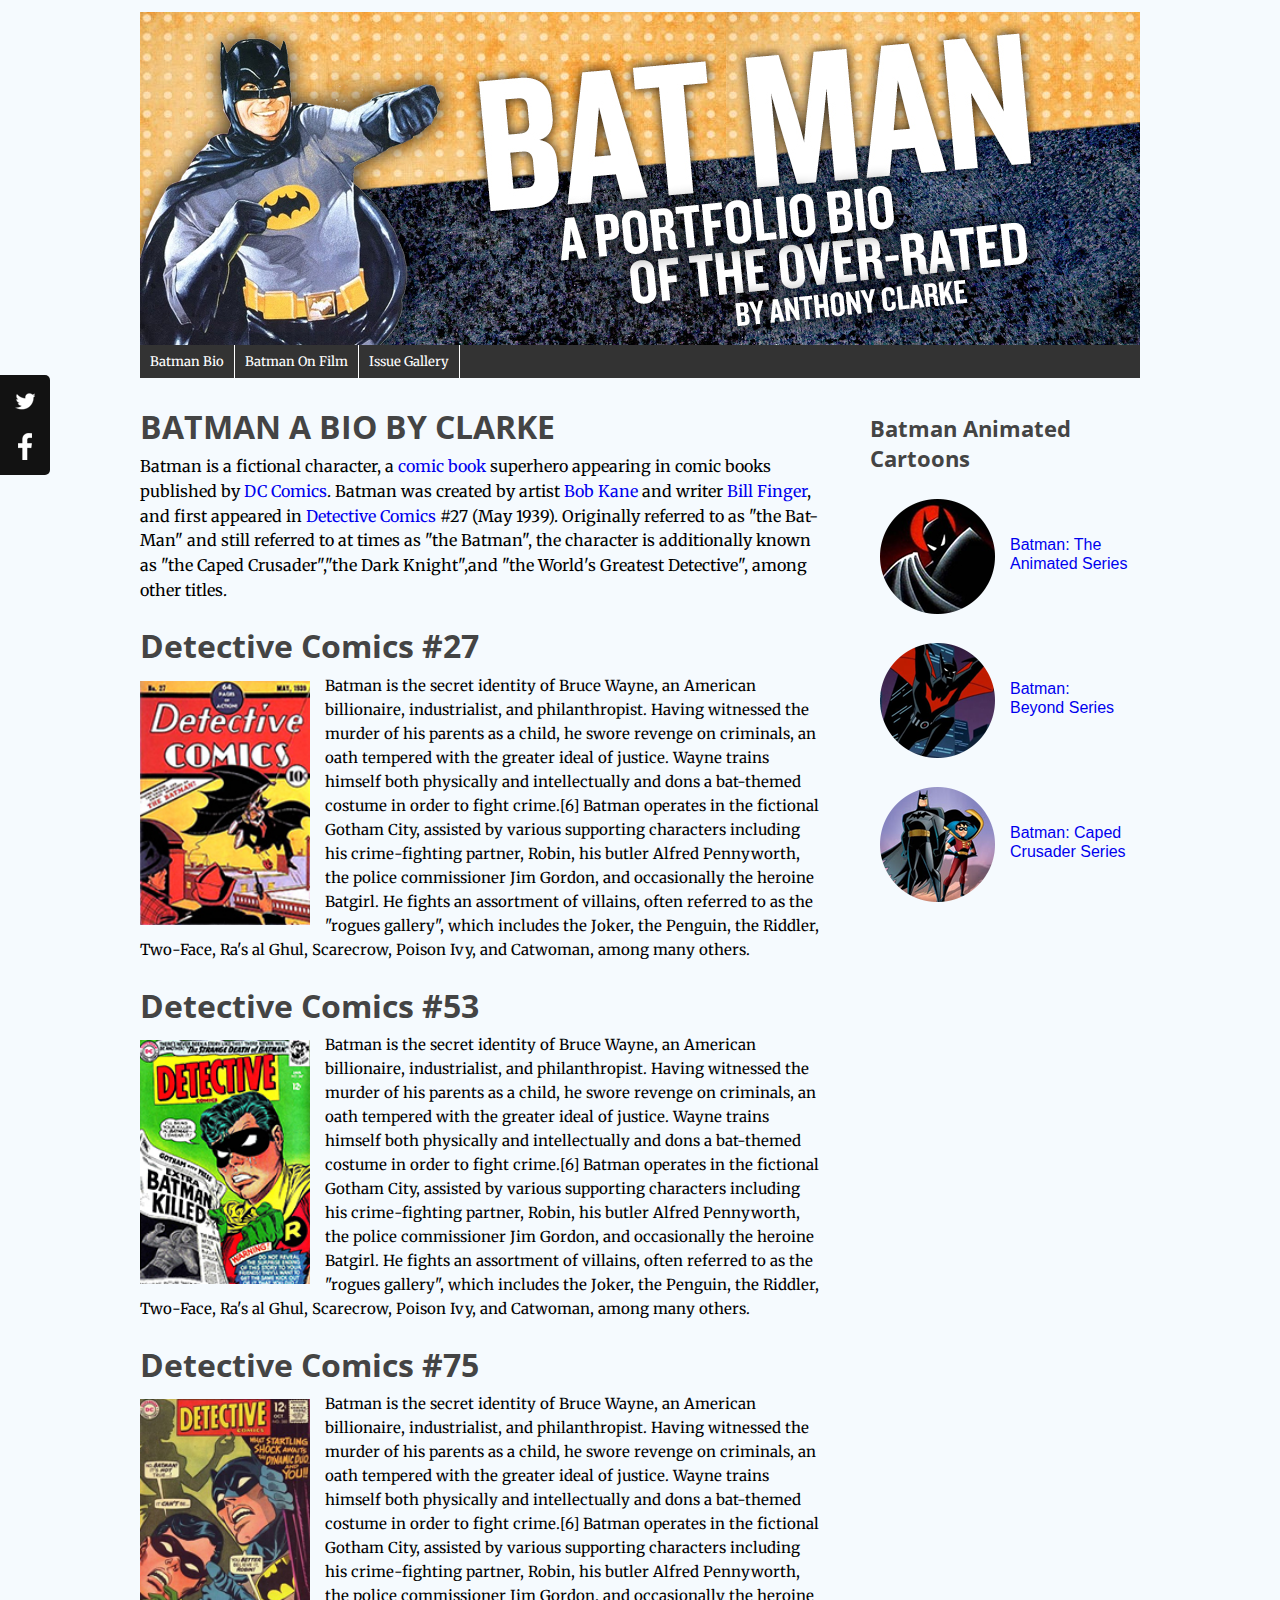
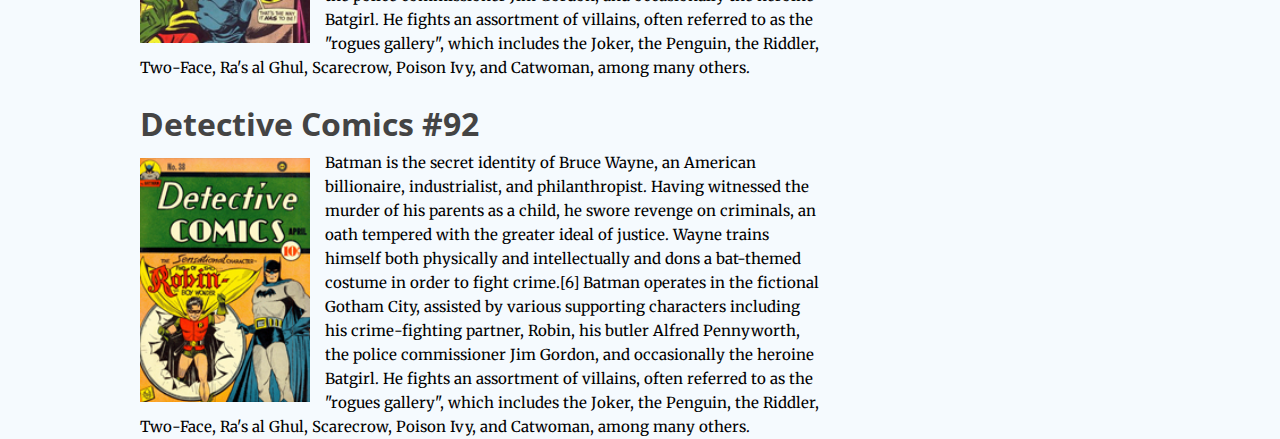
<file: index.html>
<!DOCTYPE html>
<html lang="en">

<!-- Google Font -->
<link href='http://fonts.googleapis.com/css?family=Open+Sans+Condensed:700' rel='stylesheet' type='text/css'>
<link href='http://fonts.googleapis.com/css?family=Open+Sans+Condensed:700|Merriweather' rel='stylesheet' type='text/css'>
	
	<head>
		<meta charset="UTF-8">
		<title>Batman: The Brave or the Old</title>
		<link rel="stylesheet" href="index.css">
	</head>

	<body>
		
			<div id="container">
			
			<nav id="social-sidebar">

				<ul>

					<li>
						<a href="https://twitter.com" class="entypo-twitter" target="_blank">
							<img src="images/twitter_icon1.png" alt="Twitter Icon">
							<span>Twitter</span>
						</a>
					</li>

					<li>
						<a href="http://facebook.com" class="entypo-facebook" target="_blank">
							<img src="images/facebook_icon1.png" alt="Facebook Icon">
							<span>Facebook</span>
						</a>
					</li>

				</ul>

			</nav>
				
				
				<img src="images/BatmanCollage.jpg" alt="batman image">
	 			
	 			<h1 class="hidden">Batman: The Brave or the Old</h1>

			<div id="navigation">
				<ul>
					<li><a href="index.html">Batman Bio</a></li>
					<li><a href="batmanVideos.html">Batman On Film</a></li>
					<li><a href="batmanGallery.html">Issue Gallery</a></li>
				</ul>
			</div>	
			
			<div id="container">
				
				<div id="content">

					<h2 class="subhead">BATMAN A BIO BY CLARKE</h2>
					
						<p>
							Batman is a fictional character, a <a href="http://en.wikipedia.org/wiki/Comic_book">comic book</a> superhero appearing in comic books published by <a href="http://en.wikipedia.org/wiki/DC_Comics">DC Comics</a>. Batman was created by artist <a href="http://en.wikipedia.org/wiki/Bob_Kane">Bob Kane</a> and writer <a href="http://en.wikipedia.org/wiki/Bill_Finger">Bill Finger</a>, and first appeared in <a href="http://en.wikipedia.org/wiki/Detective_Comics">Detective Comics</a> #27 (May 1939). Originally referred to as "the Bat-Man" and still referred to at times as "the Batman", the character is additionally known as "the Caped Crusader","the Dark Knight",and "the World's Greatest Detective", among other titles.
						</p>
					
					<article class="comic-article">
					<h2 class="subhead">Detective Comics #27</h2>
					
						<div class="img">
							<img src="images/comic3.jpg" alt="batman first isssue">
						</div>

						<p>
							Batman is the secret identity of Bruce Wayne, an American billionaire, industrialist, and philanthropist. Having witnessed the murder of his parents as a child, he swore revenge on criminals, an oath tempered with the greater ideal of justice. Wayne trains himself both physically and intellectually and dons a bat-themed costume in order to fight crime.[6] Batman operates in the fictional Gotham City, assisted by various supporting characters including his crime-fighting partner, Robin, his butler Alfred Pennyworth, the police commissioner Jim Gordon, and occasionally the heroine Batgirl. He fights an assortment of villains, often referred to as the "rogues gallery", which includes the Joker, the Penguin, the Riddler, Two-Face, Ra's al Ghul, Scarecrow, Poison Ivy, and Catwoman, among many others.
						</p>

					</article>

					<article class="comic-article">

					<h2 class="subhead">Detective Comics #53</h2>

						<div class="img">
							<img src="images/comic2.jpg" alt="batman first isssue">
						</div>

						<p>
							Batman is the secret identity of Bruce Wayne, an American billionaire, industrialist, and philanthropist. Having witnessed the murder of his parents as a child, he swore revenge on criminals, an oath tempered with the greater ideal of justice. Wayne trains himself both physically and intellectually and dons a bat-themed costume in order to fight crime.[6] Batman operates in the fictional Gotham City, assisted by various supporting characters including his crime-fighting partner, Robin, his butler Alfred Pennyworth, the police commissioner Jim Gordon, and occasionally the heroine Batgirl. He fights an assortment of villains, often referred to as the "rogues gallery", which includes the Joker, the Penguin, the Riddler, Two-Face, Ra's al Ghul, Scarecrow, Poison Ivy, and Catwoman, among many others.
						</p>
					</article>

					<article class="comic-article">
					<h2 class="subhead">Detective Comics #75</h2>
					
						<div class="img">
							<img src="images/comic4.jpg" alt="batman first isssue">
						</div>

						<p>
							Batman is the secret identity of Bruce Wayne, an American billionaire, industrialist, and philanthropist. Having witnessed the murder of his parents as a child, he swore revenge on criminals, an oath tempered with the greater ideal of justice. Wayne trains himself both physically and intellectually and dons a bat-themed costume in order to fight crime.[6] Batman operates in the fictional Gotham City, assisted by various supporting characters including his crime-fighting partner, Robin, his butler Alfred Pennyworth, the police commissioner Jim Gordon, and occasionally the heroine Batgirl. He fights an assortment of villains, often referred to as the "rogues gallery", which includes the Joker, the Penguin, the Riddler, Two-Face, Ra's al Ghul, Scarecrow, Poison Ivy, and Catwoman, among many others.
						</p>

					</article>

					<article class="comic-article">

					<h2 class="subhead">Detective Comics #92</h2>

						<div class="img">
							<img src="images/comic5.jpg" alt="batman first isssue">
						</div>

						<p>
							Batman is the secret identity of Bruce Wayne, an American billionaire, industrialist, and philanthropist. Having witnessed the murder of his parents as a child, he swore revenge on criminals, an oath tempered with the greater ideal of justice. Wayne trains himself both physically and intellectually and dons a bat-themed costume in order to fight crime.[6] Batman operates in the fictional Gotham City, assisted by various supporting characters including his crime-fighting partner, Robin, his butler Alfred Pennyworth, the police commissioner Jim Gordon, and occasionally the heroine Batgirl. He fights an assortment of villains, often referred to as the "rogues gallery", which includes the Joker, the Penguin, the Riddler, Two-Face, Ra's al Ghul, Scarecrow, Poison Ivy, and Catwoman, among many others.
						</p>
					</article>

					<h3>
					</h3>
				</div>
				<div id="sidebar">
					<h3 class="sidebarSubhead">Batman Animated Cartoons</h3>
					
						<div class="sidebarContent">
							<div class="sub-img">
		        				<img src="images/sidebarImg1.png" alt="batman first isssue">
		        			</div>
		        			<p><a href="http://en.wikipedia.org/wiki/Batman:_The_Animated_Series">Batman: The Animated Series</a></p>
	        			</div>
	        			
	        			<div class="sidebarContent">
							<div class="sub-img">
		        				<img src="images/sidebarImg2.png" alt="batman first isssue">
		        			</div>
		        			<p><a href="http://en.wikipedia.org/wiki/Batman:_The_Animated_Series">Batman: <br>Beyond Series</br></a></p>
	        			</div>

	        			<div class="sidebarContent">
							<div class="sub-img">
		        				<img src="images/sidebarImg3.png" alt="batman first isssue">
		        			</div>
		        			<p><a href="http://en.wikipedia.org/wiki/Batman:_The_Animated_Series">Batman: Caped <br>Crusader Series</br></a></p>
	        			</div>
	        			
	        			
    			
    			</div>
			
		</div>
	</body>

</html>
</file>
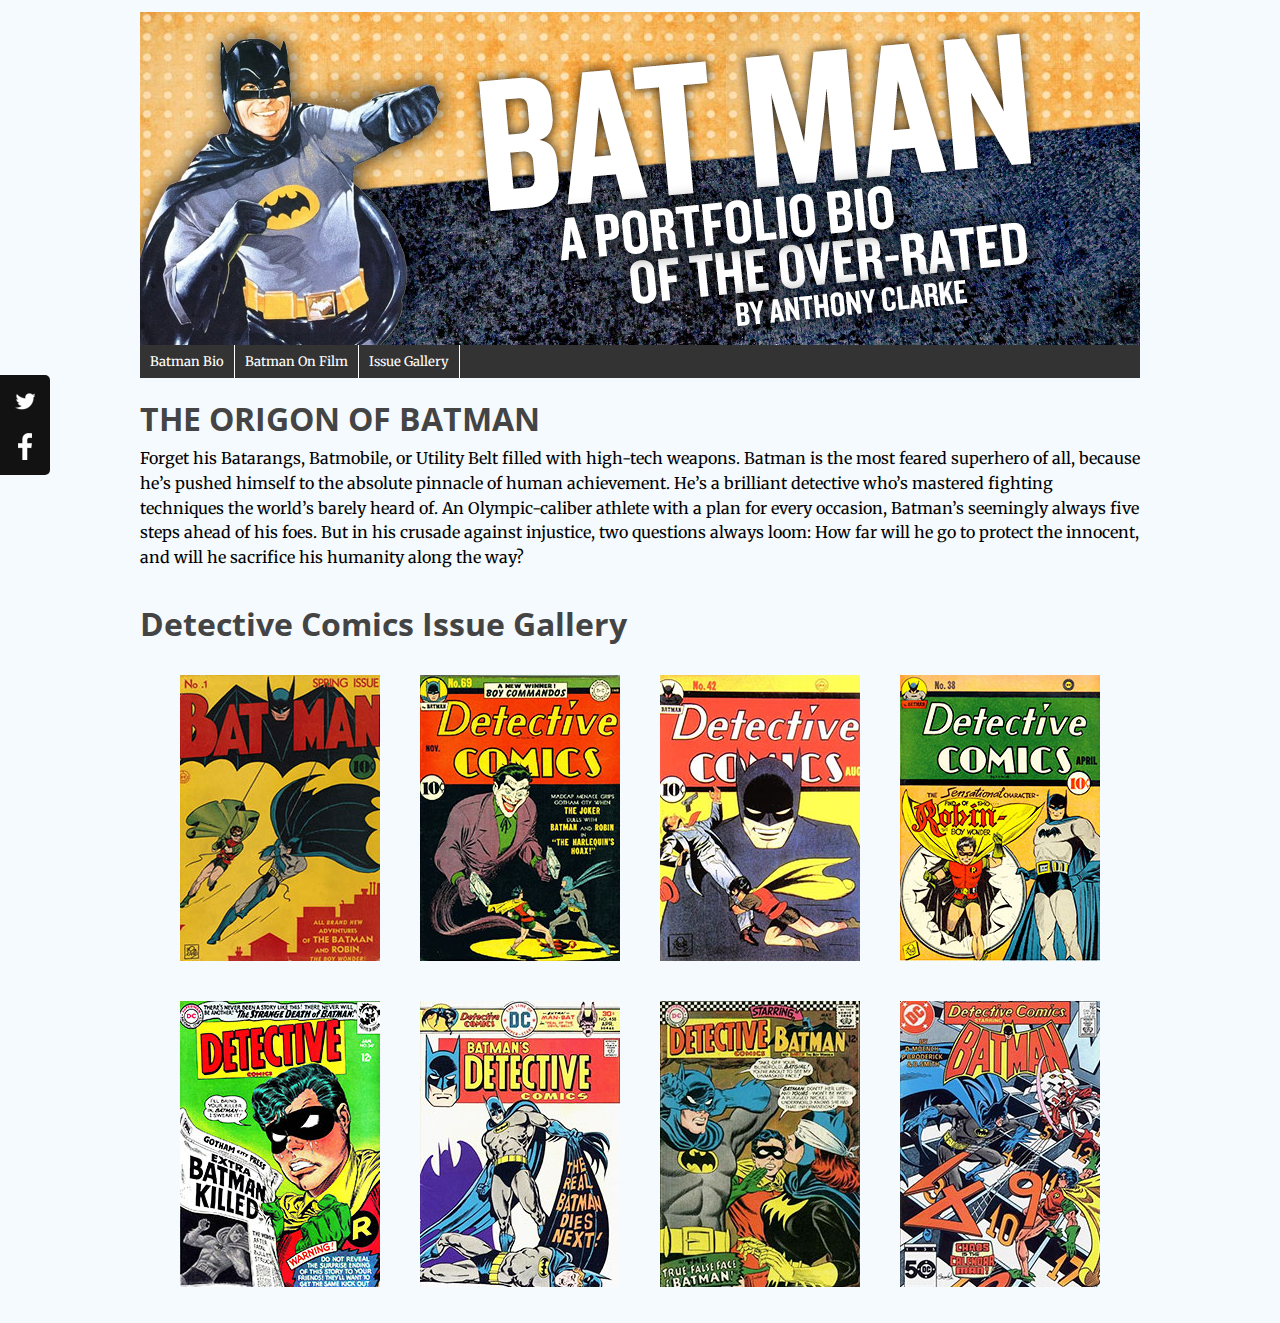
<file: batmanGallery.html>
<!DOCTYPE html>
<html lang="en">

<!-- Google Font -->
<link href='http://fonts.googleapis.com/css?family=Open+Sans+Condensed:700' rel='stylesheet' type='text/css'>
<link href='http://fonts.googleapis.com/css?family=Open+Sans+Condensed:700|Merriweather' rel='stylesheet' type='text/css'>
	
	<head>
		<meta charset="UTF-8">
		<title>Batman: The Brave or the Old</title>
		<link rel="stylesheet" href="batmanGallery.css">
	</head>

	<body>
		
		<nav id="social-sidebar">

			<ul>

				<li>
					<a href="https://twitter.com" class="entypo-twitter" target="_blank">
						<img src="images/twitter_icon1.png" alt="Twitter Icon">
						<span>Twitter</span>
					</a>
				</li>

				<li>
					<a href="http://facebook.com" class="entypo-facebook" target="_blank">
						<img src="images/facebook_icon1.png" alt="Facebook Icon">
						<span>Facebook</span>
					</a>
				</li>

			</ul>

		</nav>

		<div id="container">
		
			<img src="images/BatmanCollage.jpg" alt="batman image">
 			<h1 class="hidden">Batman: The Brave or the Old</h1>

		<div id="navigation">
			<ul>
				<li><a href="index.html">Batman Bio</a></li>
				<li><a href="batmanVideos.html">Batman On Film</a></li>
				<li><a href="batmanGallery.html">Issue Gallery</a></li>
			</ul>
		</div>	
			
			<h2 class="subhead">THE ORIGON OF BATMAN</h2>
			
				<p>
					Forget his Batarangs, Batmobile, or Utility Belt filled with high-tech weapons. Batman is the most feared superhero of all, because he’s pushed himself to the absolute pinnacle of human achievement. He’s a brilliant detective who’s mastered fighting techniques the world’s barely heard of. An Olympic-caliber athlete with a plan for every occasion, Batman’s seemingly always five steps ahead of his foes. But in his crusade against injustice, two questions always loom: How far will he go to protect the innocent, and will he sacrifice his humanity along the way?
				</p>
			
			<h2 class="subhead">Detective Comics Issue Gallery</h2>

			<article class="comic-article">
				
				<div class="img">
					<img src="galleryImages/batmanGallery1.jpg" alt="batman first isssue">
				</div>

			</article>

			
			<article class="comic-article">

				<div class="img">
					<img src="galleryImages/batmanGallery2.jpg" alt="batman first isssue">
				</div>

			</article>

			<article class="comic-article">

				<div class="img">
					<img src="galleryImages/batmanGallery3.jpg" alt="batman first isssue">
				</div>

			</article>

			<article class="comic-article">

				<div class="img">
					<img src="galleryImages/batmanGallery4.jpg" alt="batman first isssue">
				</div>
			
			</article>

			<article class="comic-article">

				<div class="img">
					<img src="galleryImages/batmanGallery5.jpg" alt="batman first isssue">
				</div>

			</article>

			<article class="comic-article">

				<div class="img">
					<img src="galleryImages/batmanGallery6.jpg" alt="batman first isssue">
				</div>

			</article>

			<article class="comic-article">

				<div class="img">
					<img src="galleryImages/batmanGallery7.jpg" alt="batman first isssue">
				</div>

			</article>

			<article class="comic-article">

				<div class="img">
					<img src="galleryImages/batmanGallery8.jpg" alt="batman first isssue">
				</div>

			</article>

			<h3>
			</h3>
			
		</div>
	</body>

</html>
</file>
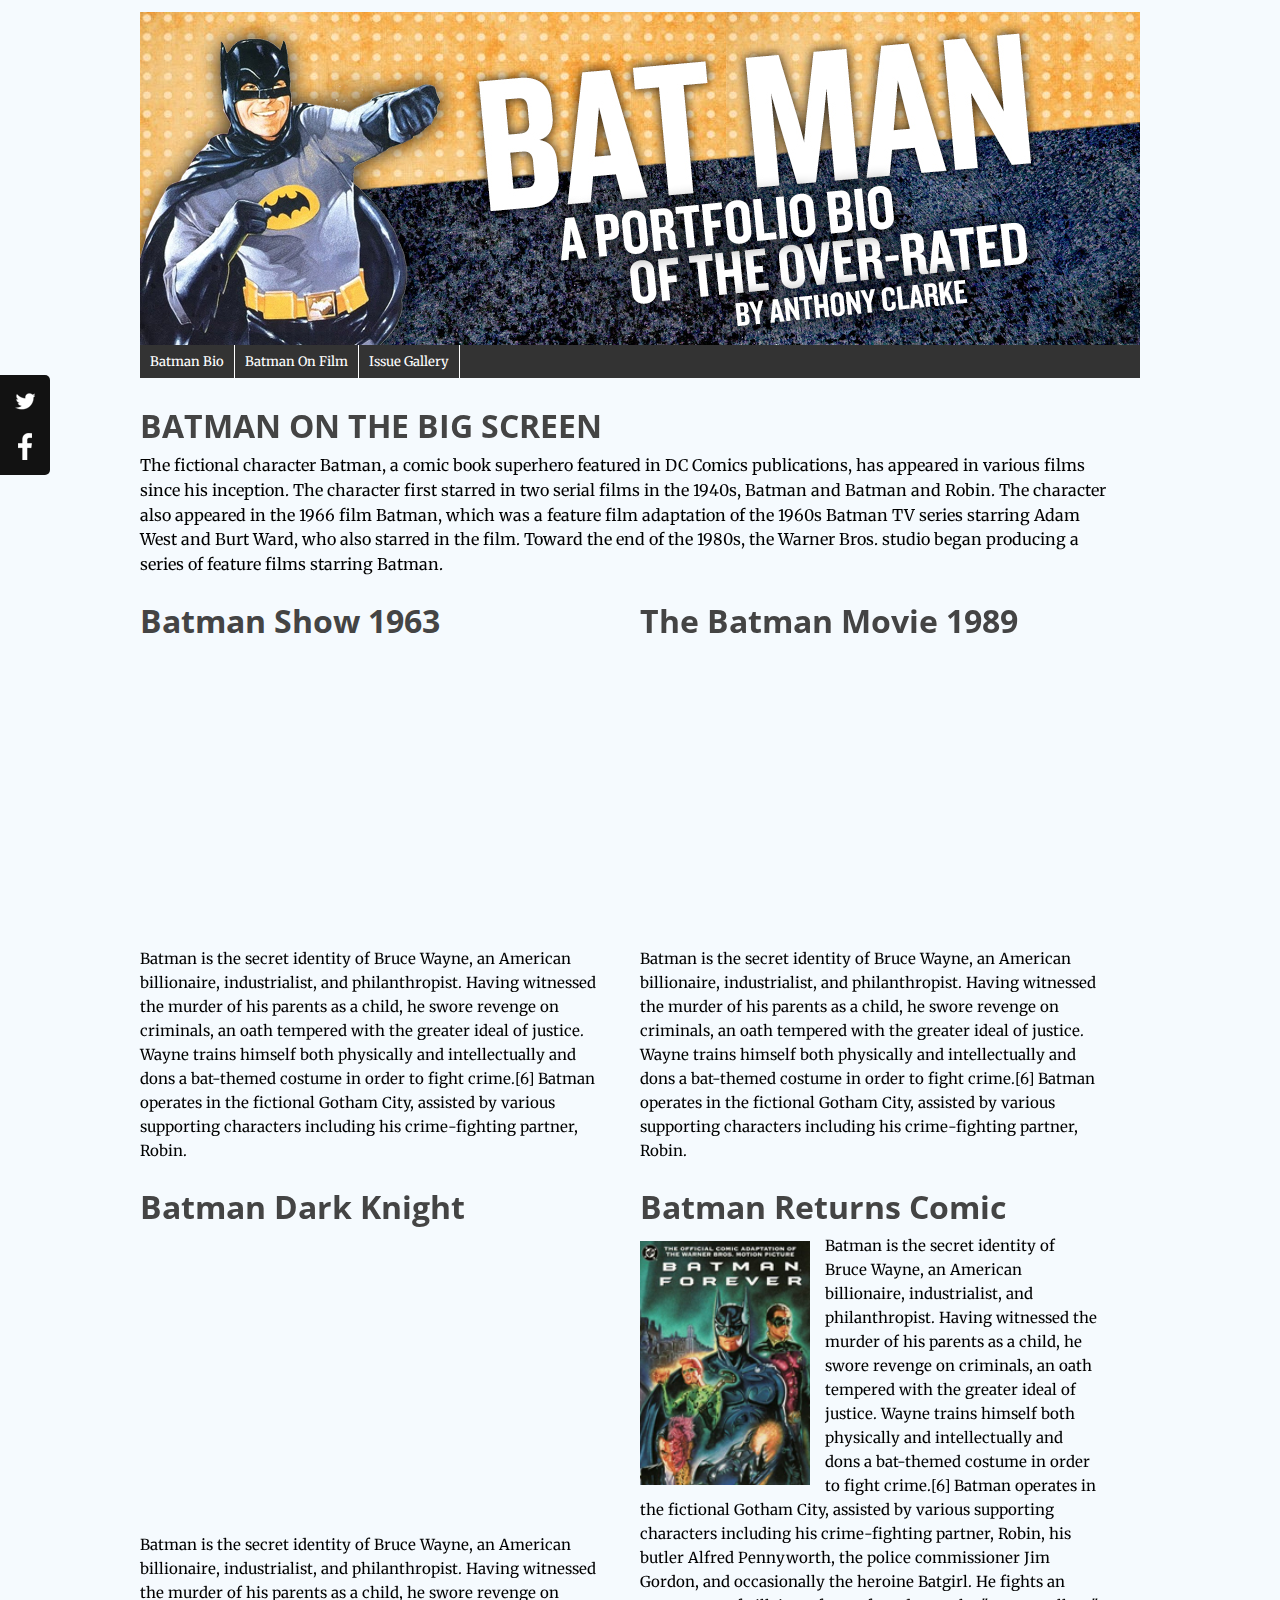
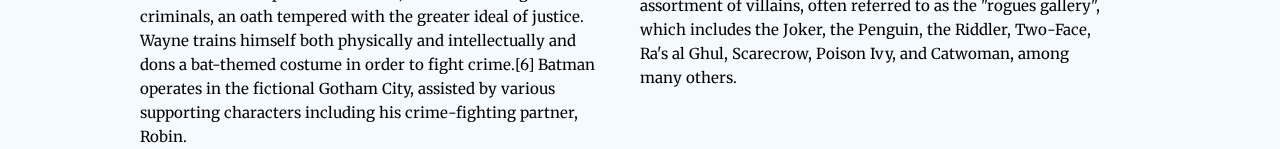
<file: batmanVideos.html>
<!DOCTYPE html>
<html lang="en">

<!-- Google Font -->
<link href='http://fonts.googleapis.com/css?family=Open+Sans+Condensed:700' rel='stylesheet' type='text/css'>
<link href='http://fonts.googleapis.com/css?family=Open+Sans+Condensed:700|Merriweather' rel='stylesheet' type='text/css'>
	
	<head>
		<meta charset="UTF-8">
		<title>Batman: The Brave or the Old</title>
		<link rel="stylesheet" href="batmanVideos.css">
	</head>

	<body>
		
			<div id="container">
			
			<nav id="social-sidebar">

				<ul>

					<li>
						<a href="https://twitter.com" class="entypo-twitter" target="_blank">
							<img src="images/twitter_icon1.png" alt="Twitter Icon">
							<span>Twitter</span>
						</a>
					</li>

					<li>
						<a href="http://facebook.com" class="entypo-facebook" target="_blank">
							<img src="images/facebook_icon1.png" alt="Facebook Icon">
							<span>Facebook</span>
						</a>
					</li>

				</ul>

			</nav>
				
				
				<img src="images/BatmanCollage.jpg" alt="batman image">
	 			
	 			<h1 class="hidden">Batman: The Brave or the Old</h1>

			<div id="navigation">
				<ul>
					<li><a href="index.html">Batman Bio</a></li>
					<li><a href="batmanVideos.html">Batman On Film</a></li>
					<li><a href="batmanGallery.html">Issue Gallery</a></li>
				</ul>
			</div>	
			
			<div id="container">
				
				<h2 class="mainSubhead">BATMAN ON THE BIG SCREEN</h2>
					
						<p>
							The fictional character Batman, a comic book superhero featured in DC Comics publications, has appeared in various films since his inception. The character first starred in two serial films in the 1940s, Batman and Batman and Robin. The character also appeared in the 1966 film Batman, which was a feature film adaptation of the 1960s Batman TV series starring Adam West and Burt Ward, who also starred in the film. Toward the end of the 1980s, the Warner Bros. studio began producing a series of feature films starring Batman.
						</p>
					
					<article class="comic-article">
					<h2 class="subhead">Batman Show 1963</h2>
					
						<iframe width="420" height="275" src="https://www.youtube.com/embed/OpWVV8wuM1A" frameborder="0" ></iframe>

						<p>
							Batman is the secret identity of Bruce Wayne, an American billionaire, industrialist, and philanthropist. Having witnessed the murder of his parents as a child, he swore revenge on criminals, an oath tempered with the greater ideal of justice. Wayne trains himself both physically and intellectually and dons a bat-themed costume in order to fight crime.[6] Batman operates in the fictional Gotham City, assisted by various supporting characters including his crime-fighting partner, Robin.
						</p>

					</article>

					<article class="comic-article">
					<h2 class="subhead">The Batman Movie 1989</h2>
					
						<iframe width="420" height="275" src="https://www.youtube.com/embed/HlsM2_8u_mk" frameborder="0" ></iframe>

						<p>
							Batman is the secret identity of Bruce Wayne, an American billionaire, industrialist, and philanthropist. Having witnessed the murder of his parents as a child, he swore revenge on criminals, an oath tempered with the greater ideal of justice. Wayne trains himself both physically and intellectually and dons a bat-themed costume in order to fight crime.[6] Batman operates in the fictional Gotham City, assisted by various supporting characters including his crime-fighting partner, Robin.
						</p>

					</article>

					<article class="comic-article">
					<h2 class="subhead">Batman Dark Knight</h2>
					
						<iframe width="420" height="275" src="https://www.youtube.com/embed/GROmJWb-3wU" frameborder="0" ></iframe>

						<p>
							Batman is the secret identity of Bruce Wayne, an American billionaire, industrialist, and philanthropist. Having witnessed the murder of his parents as a child, he swore revenge on criminals, an oath tempered with the greater ideal of justice. Wayne trains himself both physically and intellectually and dons a bat-themed costume in order to fight crime.[6] Batman operates in the fictional Gotham City, assisted by various supporting characters including his crime-fighting partner, Robin.
						</p>

					</article>

					<article class="comic-article">

					<h2 class="subhead">Batman Returns Comic</h2>

						<div class="img">
							<img src="images/comic9.jpg" alt="batman first isssue">
						</div>

						<p>
							Batman is the secret identity of Bruce Wayne, an American billionaire, industrialist, and philanthropist. Having witnessed the murder of his parents as a child, he swore revenge on criminals, an oath tempered with the greater ideal of justice. Wayne trains himself both physically and intellectually and dons a bat-themed costume in order to fight crime.[6] Batman operates in the fictional Gotham City, assisted by various supporting characters including his crime-fighting partner, Robin, his butler Alfred Pennyworth, the police commissioner Jim Gordon, and occasionally the heroine Batgirl. He fights an assortment of villains, often referred to as the "rogues gallery", which includes the Joker, the Penguin, the Riddler, Two-Face, Ra's al Ghul, Scarecrow, Poison Ivy, and Catwoman, among many others.
						</p>
					</article>

					<h3>
					</h3>
				
			
		</div>
	</body>

</html>
</file>
<file: index.css>
/*Places anything in the body to be centered*/
#container
{
	margin: 0 auto;
	width: 1000px;
	background:#f5fafe;

}

/*Another division inside of container that breaks the main content into a primary half*/
#content {
    float:left;
    width:700px;
    margin-top: 0px;
}

/*Smaller half of the section grouped*/
#sidebar {
    float:left;
    width:300px;
}


/*Creates my navigation buttons*/
#navigation
{
	float: left;
	width: 1000px;
	background:#333;
}

/*Makes navigation more tighter for some reason, not sure if I need this*/
#navigation ul
{
	margin: 0;
	padding: 0;
}

/*This command takes away bullets and makes the links side by side*/
#navigation ul li
{
	list-style-type: none;
	display: inline;
}

/*This will space out and organize my nav list so that it looks more neat*/
#navigation li a
{
	display: block;
	float: left;
	padding: 8px 10px;
	color:#fff;
	text-decoration: none;
	border-right: 1px solid#fff;
	font-family: 'Merriweather', serif;
	font-size: 13px;
}

/*Pseudo class that gives my nav links some hover color*/
#navigation li a:hover 
{ 
	background:#eda445; 
}

img
{
  position: relative;
  top: 4px;
  left: 0px;
}

/*Hides the H1 tag so you can add image on top without delteting in the HTML file*/
h1 
{
	display: none;
}

/*Another version with class tot he above code*/
.hidden
{
	display: none;
}

/*Adds google font to page which makes layout look better*/
.subhead
{
	font-family: 'Open Sans Condensed', sans-serif;
	font-size: 32px;
	padding-top: 0px;
	color: #444444;
}

/*Adds google font to page which makes layout look better
article {
    background: white;
    float: left;
    width: 48%;
    max-width: 1000px;
    min-width: 340px;
    display: inline-block;
    margin: 0%;
    padding: 10px;
    box-shadow: 0 1px 2px gray;
    box-sizing: border-box;
} */

article.sidebar {
    float: left;
    width: 48%;
    max-width: 300px;
    min-width: 300px;
    display: inline-block;
    margin: 0%;
    padding-right: 0px;
    margin-top: 0px;
    margin-right: 0px;
}


article {
   	float: left;
    width: 48%;
    max-width: 1000px;
    min-width: 700px;
    display: inline-block;
    margin: 0%;
    padding-right: 20px;
    margin-top: 15px;
    margin-right: 0px;
}

article img {
    width: 100%;
    float: left;
    margin: 5px 20px 0 0 ;
    padding: 0px;
  }

article p {
    text-align: left;
    color: #000000;
    line-height: 1.6em;
    font-size: 15px;
}


/*Custom paragraph styles with google font added*/
p
{
	font-family: 'Merriweather', serif;
	font-size: 18;
	padding-top: 0px;
	padding-bottom: 0px;
	margin-top: -20px;
	margin-right: 20px;
	margin-bottom: -20px;
	margin-left: 0px;
	line-height: 155%;
}

/*CLinks in intro text will not have a underline*/
a
{
	text-decoration: none;
}

/*set this as a div so it can have properties different from the main header and fit in text*/
div.img
{
	margin-right: 15px;
	margin-bottom: 5px;
	float: left;
	margin-top: -22px;
}

div.sub-img
{
  margin-right: 15px;
  margin-bottom: 5px;
  float: left;
  margin-top: -20px;
  padding-left: 20px;
}

#sidebar p {
    margin-top: 20px;
    font-family: arial;
    line-height: 120%;
    text-decoration: none;
    te
}

.sidebarSubhead
{
  font-family: 'Open Sans Condensed', sans-serif;
  font-size: 22px;
  padding-top: 13px;
  padding-left: 30px;
  color: #444444;
}

div.sidebarContent {
  float:left;
  width:300px;
  margin-bottom: 40px;
  margin-left: 20px;

}

body
{
background-color: #f5fafe;
}

/*Bottom spacing for content*/
h3
{
	display: inline-block;
	padding-bottom: 20px;
}

/*Twitter icon override in fixed menu*/
fixed1{
    left: 0;
    margin-top: -62px; /* (li * a:width) / -2 */
    margin-left: 12px;
    position: fixed;
    top: 50%;
} 

/*Facebook icon override in fixed menu*/
fixed2{
    left: 0;
    margin-top: -17px; /* (li * a:width) / -2 */
    margin-left: 14px;
    position: fixed;
    top: 50%;
}

/* Needed to make fixed social bar look correct */

@charset "utf-8";
/* CSS Document */

/* ---------- ENTYPO ---------- */
/* ---------- http://weloveiconfonts.com/ ---------- */

@import url(http://weloveiconfonts.com/api/?family=entypo);

[class*="entypo-"]:before {
  font-family: 'entypo', sans-serif;
  color: white;
}

/* ---------- GENERAL ---------- */


a { text-decoration: none; }



ul {
  list-style: none;
  margin: 0;
  padding: 0;
}

/* ---------- Social Sidebar ---------- */

#social-sidebar {
  left: 0;
  margin-top: -75px; /* (li * a:width) / -2 */
  position: fixed;
  top: 50%;
  z-index: 1
}

#social-sidebar li:first-child a { border-radius: 0 5px 0 0; }
#social-sidebar li:last-child a { border-radius: 0 0 5px 0; }

#social-sidebar a {
  background: #121212;
  color: #fff;
  display: block;
  height: 50px;
  font-size: 18px;
  line-height: 50px;
  position: relative;
  text-align: center;
  width: 50px;
}

#social-sidebar a:hover span {
  left: 130%;
  opacity: 1;
}

#social-sidebar a span {
  border-radius: 3px;
  line-height: 24px;
  left: -100%;
  margin-top: -16px;
  -ms-filter:"progid:DXImageTransform.Microsoft.Alpha(Opacity=0)";
  filter: alpha(opacity=0);
  opacity: 0;
  padding: 4px 8px;
  position: absolute;
  -webkit-transition: opacity .3s, left .4s;
  -moz-transition: opacity .3s, left .4s;
  -ms-transition: opacity .3s, left .4s;
  -o-transition: opacity .3s, left .4s;
  transition: opacity .3s, left .4s;
  top: 50%;
  white-space: nowrap;
  z-index: -1;
}

#social-sidebar a span:before {
  content: "";
  display: block;
  height: 8px;
  left: -4px;
  margin-top: -4px;
  position: absolute;
  top: 50%;
  -webkit-transform: rotate(45deg);
  -moz-transform: rotate(45deg);
  -ms-transform: rotate(45deg);
  -o-transform: rotate(45deg);
  transform: rotate(45deg);
  width: 8px;
  z-index: -2;
}

#social-sidebar a[class*="twitter"]:hover,
#social-sidebar a[class*="twitter"] span,
#social-sidebar a[class*="twitter"] span:before { background: #00aced; }

#social-sidebar a[class*="facebook"]:hover,
#social-sidebar a[class*="facebook"] span,
#social-sidebar a[class*="facebook"] span:before { background: #ea4c89; }
</file>
<file: batmanGallery.css>
/*Places anything in the body to be centered*/
#container
{
	margin: 0 auto;
	width: 1000px;
	background:#f5fafe;
}

/*Creates my navigation buttons*/
#navigation
{
	float: left;
	width: 1000px;
	background:#333;
}

/*Makes navigation more tighter for some reason, not sure if I need this*/
#navigation ul
{
	margin: 0;
	padding: 0;
}

/*This command takes away bullets and makes the links side by side*/
#navigation ul li
{
	list-style-type: none;
	display: inline;
}

/*This will space out and organize my nav list so that it looks more neat*/
#navigation li a
{
	display: block;
	float: left;
	padding: 8px 10px;
	color:#fff;
	text-decoration: none;
	border-right: 1px solid#fff;
	font-family: 'Merriweather', serif;
	font-size: 13px;
}

/*Pseudo class that gives my nav links some hover color*/
#navigation li a:hover 
{ 
	background:#eda445; 
}

img
{
  position: relative;
  top: 4px;
  left: 0px;
}

/*Hides the H1 tag so you can add image on top without delteting in the HTML file*/
h1 
{
	display: none;
}

/*Another version with class tot he above code*/
.hidden
{
	display: none;
}

/*Adds google font to page which makes layout look better*/
.subhead
{
	font-family: 'Open Sans Condensed', sans-serif;
	font-size: 32px;
	padding-top: 25px;
	color: #444444;
}

/*Adds google font to page which makes layout look better
article {
    background: white;
    float: left;
    width: 48%;
    max-width: 1000px;
    min-width: 340px;
    display: inline-block;
    margin: 0%;
    padding: 10px;
    box-shadow: 0 1px 2px gray;
    box-sizing: border-box;
} */

article {
   	float: left;
    width: 1000px;
    max-width: 200px;
    min-width: 200px;
    display: inline-block;
    margin: 0%;
    padding-right: 40px;
    margin-top: -20px;
}

article img {
    width: 100%;
    float: left;
    margin: 20px 40px 40px;
    padding-top: 0px;
}

article p {
    text-align: left;
    color: #000000;
    line-height: 1.5em;
    font-size: 13px;
    margin-top: 0px;
}


/*Custom paragraph styles with google font added*/
p
{
	font-family: 'Merriweather', serif;
	font-size: 18;
	padding-top: 0px;
	padding-bottom: 0px;
	margin-top: -20px;
	margin-right: 0px;
	margin-bottom: -20px;
	margin-left: 0px;
	line-height: 155%;
}

/*CLinks in intro text will not have a underline*/
a
{
	text-decoration: none;
}

/*
set this as a div so it can have properties different from the main header and fit in text

div.img
{
	margin-right: 15px;
	margin-bottom: 5px;
	float: left;
	margin-top: -20px;
}
*/

body
{
background-color: #f5fafe;
}

/*Bottom spacing for content*/
h3
{
	
	padding-bottom: 60px;
  padding-top: 20px;
}

/* Needed to make fixed social bar look correct */

/*Twitter icon override in fixed menu*/
fixed1{
  left: 0;
  margin-top: -62px; /* (li * a:width) / -2 */
  margin-left: 12px;
  position: fixed;
  top: 50%;
} 

/*Facebook icon override in fixed menu*/
fixed2{
    left: 0;
    margin-top: -17px; /* (li * a:width) / -2 */
    margin-left: 14px;
    position: fixed;
    top: 50%;
}

@charset "utf-8";
/* CSS Document */

/* ---------- ENTYPO ---------- */
/* ---------- http://weloveiconfonts.com/ ---------- */

@import url(http://weloveiconfonts.com/api/?family=entypo);

[class*="entypo-"]:before {
  font-family: 'entypo', sans-serif;
  color: white;
}

/* ---------- GENERAL ---------- */


a { 
  text-decoration: none; 
}



ul {
  list-style: none;
  margin: 0;
  padding: 0;
}

/* ---------- Social Sidebar ---------- */

#social-sidebar {
  left: 0;
  margin-top: -75px; /* (li * a:width) / -2 */
  position: fixed;
  top: 50%;
  z-index: 1
}

#social-sidebar li:first-child a { border-radius: 0 5px 0 0; }
#social-sidebar li:last-child a { border-radius: 0 0 5px 0; }

#social-sidebar a {
  background: #121212;
  color: #fff;
  display: block;
  height: 50px;
  font-size: 18px;
  line-height: 50px;
  position: relative;
  text-align: center;
  width: 50px;
}

#social-sidebar a:hover span {
  left: 130%;
  opacity: 1;
}

#social-sidebar a span {
  border-radius: 3px;
  line-height: 24px;
  left: -100%;
  margin-top: -16px;
  -ms-filter:"progid:DXImageTransform.Microsoft.Alpha(Opacity=0)";
  filter: alpha(opacity=0);
  opacity: 0;
  padding: 4px 8px;
  position: absolute;
  -webkit-transition: opacity .3s, left .4s;
  -moz-transition: opacity .3s, left .4s;
  -ms-transition: opacity .3s, left .4s;
  -o-transition: opacity .3s, left .4s;
  transition: opacity .3s, left .4s;
  top: 50%;
  white-space: nowrap;
  z-index: -1;
}

#social-sidebar a span:before {
  content: "";
  display: block;
  height: 8px;
  left: -4px;
  margin-top: -4px;
  position: absolute;
  top: 50%;
  -webkit-transform: rotate(45deg);
  -moz-transform: rotate(45deg);
  -ms-transform: rotate(45deg);
  -o-transform: rotate(45deg);
  transform: rotate(45deg);
  width: 8px;
  z-index: -2;
}

#social-sidebar a[class*="twitter"]:hover,
#social-sidebar a[class*="twitter"] span,
#social-sidebar a[class*="twitter"] span:before { background: #00aced; }

#social-sidebar a[class*="facebook"]:hover,
#social-sidebar a[class*="facebook"] span,
#social-sidebar a[class*="facebook"] span:before { background: #ea4c89; }
</file>
<file: batmanVideos.css>
/*Places anything in the body to be centered*/
#container
{
	margin: 0 auto;
	width: 1000px;
	background:#f5fafe;
  margin-top: 0px;


}

/*Another division inside of container that breaks the main content into a primary half*/


/*Smaller half of the section grouped*/
#sidebar {
    float:left;
    width:300px;
}


/*Creates my navigation buttons*/
#navigation
{
	float: left;
	width: 1000px;
	background:#333;
}

/*Makes navigation more tighter for some reason, not sure if I need this*/
#navigation ul
{
	margin: 0;
	padding: 0;
}

/*This command takes away bullets and makes the links side by side*/
#navigation ul li
{
	list-style-type: none;
	display: inline;
}

/*This will space out and organize my nav list so that it looks more neat*/
#navigation li a
{
	display: block;
	float: left;
	padding: 8px 10px;
	color:#fff;
	text-decoration: none;
	border-right: 1px solid#fff;
	font-family: 'Merriweather', serif;
	font-size: 13px;
}

/*Pseudo class that gives my nav links some hover color*/
#navigation li a:hover 
{ 
	background:#eda445; 
}

img
{
  position: relative;
  top: 4px;
  left: 0px;
}

/*Hides the H1 tag so you can add image on top without delteting in the HTML file*/
h1 
{
	display: none;
}

/*Another version with class tot he above code*/
.hidden
{
	display: none;
}

/*Adds google font to page which makes layout look better*/
.subhead
{
	font-family: 'Open Sans Condensed', sans-serif;
	font-size: 32px;
	padding-top: 0px;
	color: #444444;
}

/*Adds google font to page which makes layout look better
article {
    background: white;
    float: left;
    width: 48%;
    max-width: 1000px;
    min-width: 340px;
    display: inline-block;
    margin: 0%;
    padding: 10px;
    box-shadow: 0 1px 2px gray;
    box-sizing: border-box;
} */
.mainSubhead {
  font-family: 'Open Sans Condensed', sans-serif;
  font-size: 32px;
  padding-top: 0px;
  color: #444444;
  padding-top: 32px;
}

article.sidebar {
    float: left;
    width: 48%;
    max-width: 300px;
    min-width: 340px;
    display: inline-block;
    margin: 0%;
    padding-right: 0px;
    margin-top: 0px;
    margin-right: 0px;
}


article {
   	float: left;
    width: 48%;
    max-width: 1000px;
    min-width: 480px;
    display: inline-block;
    margin: 0%;
    padding-right: 20px;
    margin-top: 15px;
    margin-right: 0px;
}

article img {
    width: 100%;
    float: left;
    margin: 5px 20px 0 0 ;
    padding: 0px;
  }

article p {
    text-align: left;
    color: #000000;
    line-height: 1.6em;
    font-size: 15px;
}


/*Custom paragraph styles with google font added*/
p
{
	font-family: 'Merriweather', serif;
	font-size: 18;
	padding-top: 0px;
	padding-bottom: 0px;
	margin-top: -20px;
	margin-right: 20px;
	margin-bottom: -20px;
	margin-left: 0px;
	line-height: 155%;
}

/*CLinks in intro text will not have a underline*/
a
{
	text-decoration: none;
}

/*set this as a div so it can have properties different from the main header and fit in text*/
div.img
{
	margin-right: 15px;
	margin-bottom: 5px;
	float: left;
	margin-top: -22px;
}

div.sub-img
{
  margin-right: 15px;
  margin-bottom: 5px;
  float: left;
  margin-top: -20px;
  padding-left: 20px;
}

#sidebar p {
    margin-top: 20px;
    font-family: arial;
    line-height: 120%;
    text-decoration: none;
    te
}

.sidebarSubhead
{
  font-family: 'Open Sans Condensed', sans-serif;
  font-size: 22px;
  padding-top: 13px;
  padding-left: 30px;
  color: #444444;
}

div.sidebarContent {
  float:left;
  width:300px;
  margin-bottom: 40px;
  margin-left: 20px;

}

body
{
background-color: #f5fafe;
}

/*Bottom spacing for content*/
h3
{
	display: inline-block;
	padding-bottom: 20px;
}

/*Twitter icon override in fixed menu*/
fixed1{
    left: 0;
    margin-top: -62px; /* (li * a:width) / -2 */
    margin-left: 12px;
    position: fixed;
    top: 50%;
} 

/*Facebook icon override in fixed menu*/
fixed2{
    left: 0;
    margin-top: -17px; /* (li * a:width) / -2 */
    margin-left: 14px;
    position: fixed;
    top: 50%;
}

/* Needed to make fixed social bar look correct */

@charset "utf-8";
/* CSS Document */

/* ---------- ENTYPO ---------- */
/* ---------- http://weloveiconfonts.com/ ---------- */

@import url(http://weloveiconfonts.com/api/?family=entypo);

[class*="entypo-"]:before {
  font-family: 'entypo', sans-serif;
  color: white;
}

/* ---------- GENERAL ---------- */


a { text-decoration: none; }



ul {
  list-style: none;
  margin: 0;
  padding: 0;
}

iframe {
  margin-bottom: 30px;
  margin-top: -10px;
}

/* ---------- Social Sidebar ---------- */

#social-sidebar {
  left: 0;
  margin-top: -75px; /* (li * a:width) / -2 */
  position: fixed;
  top: 50%;
  z-index: 1
}

#social-sidebar li:first-child a { border-radius: 0 5px 0 0; }
#social-sidebar li:last-child a { border-radius: 0 0 5px 0; }

#social-sidebar a {
  background: #121212;
  color: #fff;
  display: block;
  height: 50px;
  font-size: 18px;
  line-height: 50px;
  position: relative;
  text-align: center;
  width: 50px;
}

#social-sidebar a:hover span {
  left: 130%;
  opacity: 1;
}

#social-sidebar a span {
  border-radius: 3px;
  line-height: 24px;
  left: -100%;
  margin-top: -16px;
  -ms-filter:"progid:DXImageTransform.Microsoft.Alpha(Opacity=0)";
  filter: alpha(opacity=0);
  opacity: 0;
  padding: 4px 8px;
  position: absolute;
  -webkit-transition: opacity .3s, left .4s;
  -moz-transition: opacity .3s, left .4s;
  -ms-transition: opacity .3s, left .4s;
  -o-transition: opacity .3s, left .4s;
  transition: opacity .3s, left .4s;
  top: 50%;
  white-space: nowrap;
  z-index: -1;
}

#social-sidebar a span:before {
  content: "";
  display: block;
  height: 8px;
  left: -4px;
  margin-top: -4px;
  position: absolute;
  top: 50%;
  -webkit-transform: rotate(45deg);
  -moz-transform: rotate(45deg);
  -ms-transform: rotate(45deg);
  -o-transform: rotate(45deg);
  transform: rotate(45deg);
  width: 8px;
  z-index: -2;
}

#social-sidebar a[class*="twitter"]:hover,
#social-sidebar a[class*="twitter"] span,
#social-sidebar a[class*="twitter"] span:before { background: #00aced; }

#social-sidebar a[class*="facebook"]:hover,
#social-sidebar a[class*="facebook"] span,
#social-sidebar a[class*="facebook"] span:before { background: #ea4c89; }
</file>
